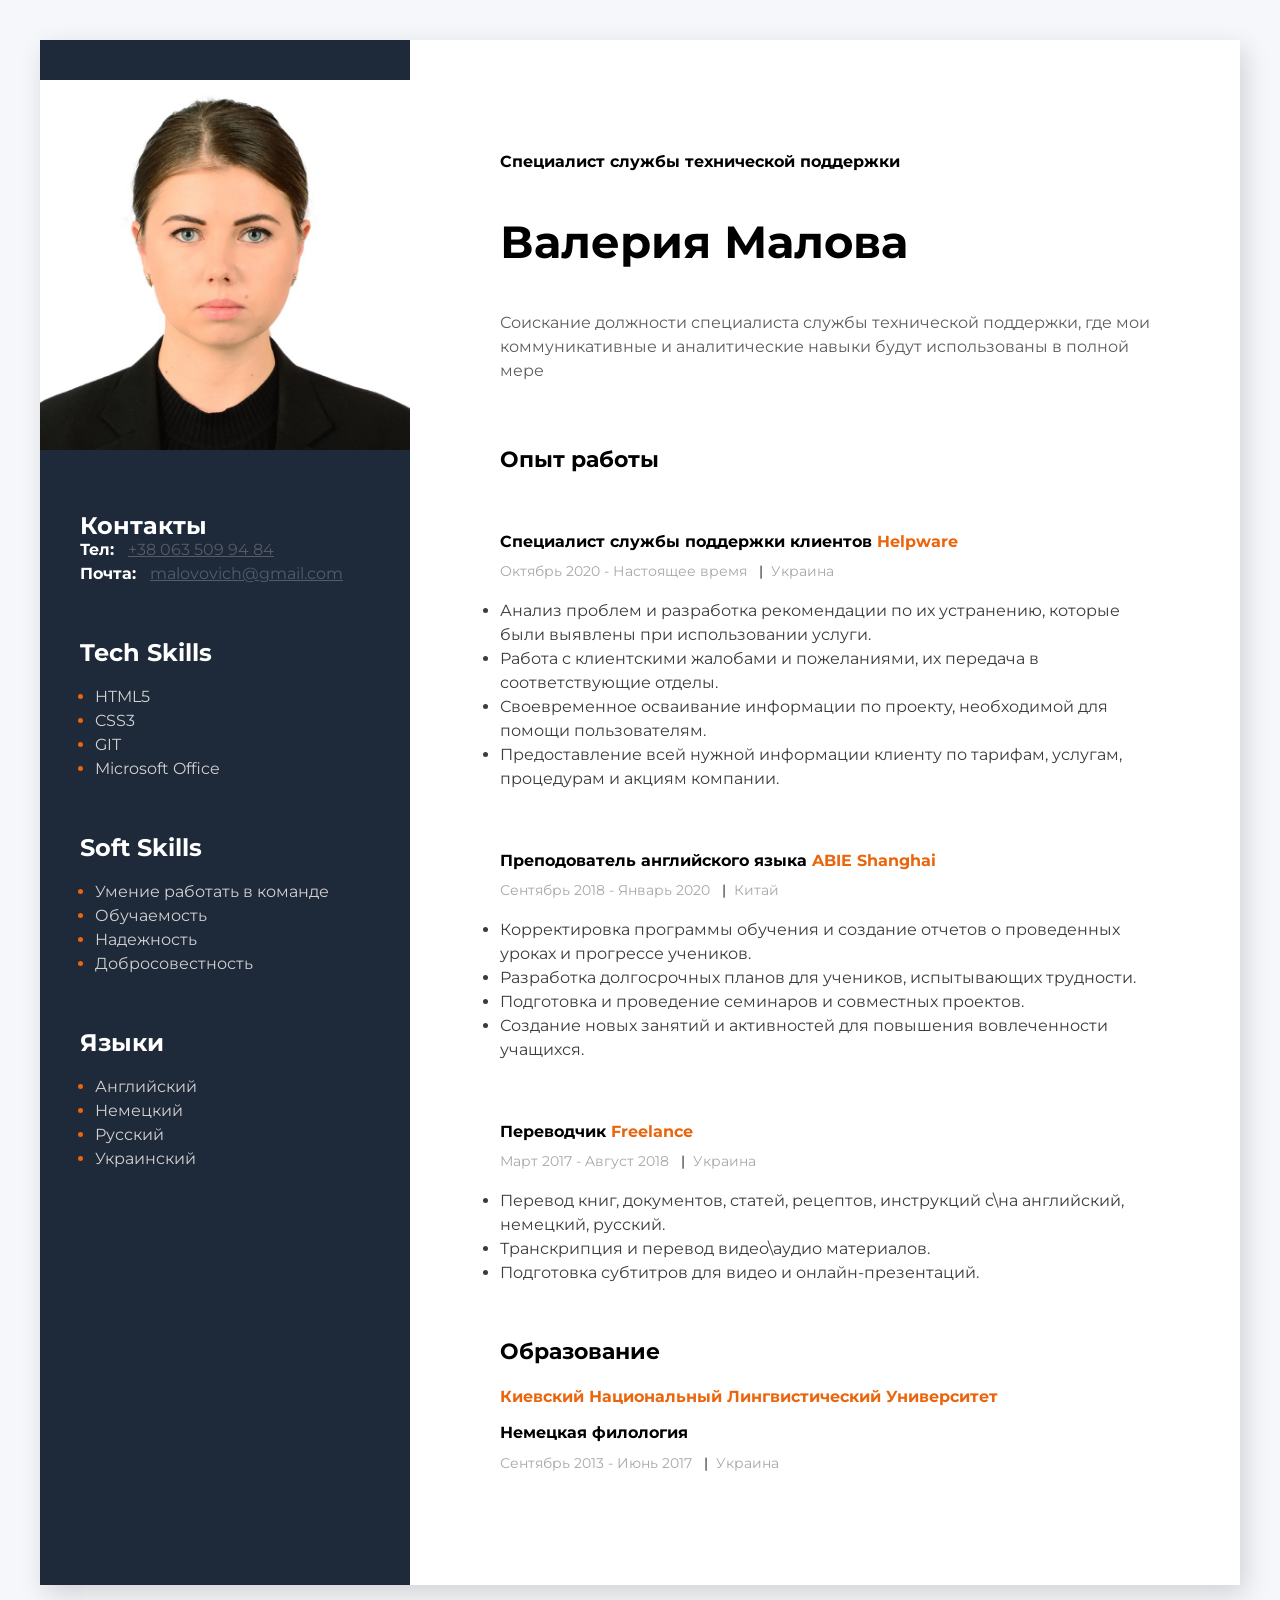
<file: index.html>
<!DOCTYPE html>
<html lang="en">
  <head>
    <meta charset="UTF-8" />
    <meta name="viewport" content="width=device-width, initial-scale=1.0" />
    <title>My resume</title>
    <link rel="stylesheet" href="style.css" />
    <link
      href="https://fonts.googleapis.com/css2?family=Montserrat:wght@400;700&display=swap"
      rel="stylesheet"
    />
  </head>

  <body>
    <!-- main conainer -->
    <div class="wrapper">
      <aside class="sidebar">
        <div class="main-container">
          <img class="my-photo" src="picture.jpg" alt="My photo" />

          <!-- My contacts -->

          <div class="contacts-container">
            <h3 class="contacts-title">Контакты</h3>

            <div>
              <span class="contacts-link-type">Тел:</span>
              <a class="contacts-link" href="tel:380635099484"
                >+38 063 509 94 84</a
              >
            </div>
            <div>
              <span class="contacts-link-type">Почта:</span>
              <a class="contacts-link" href="mailto:malovovich@gmail.com"
                >malovovich@gmail.com</a
              >
            </div>
          </div>

          <!-- Tech Skills container-->

          <div class="tech-skills-container">
            <h3 class="tech-skills-title">Tech Skills</h3>

            <ul>
              <li class="tech-skill-item">
                <span class="tech-skills-text">HTML5</span>
              </li>
              <li class="tech-skill-item">
                <span class="tech-skills-text">CSS3</span>
              </li>
              <li class="tech-skill-item">
                <span class="tech-skills-text">GIT</span>
              </li>
              <li class="tech-skill-item">
                <span class="tech-skills-text">Microsoft Office</span>
              </li>
            </ul>
          </div>

          <!-- Soft skills container -->

          <div class="soft-skills-container">
            <h3 class="soft-skills-title">Soft Skills</h3>

            <ul>
              <li class="soft-skills-item">
                <span class="soft-skills-text">Умение работать в команде</span>
              </li>
              <li class="soft-skills-item">
                <span class="soft-skills-text">Обучаемость</span>
              </li>
              <li class="soft-skills-item">
                <span class="soft-skills-text">Надежность</span>
              </li>
              <li class="soft-skills-item">
                <span class="soft-skills-text">Добросовестность</span>
              </li>
            </ul>
          </div>

          <div class="soft-skills-container">
            <h3 class="soft-skills-title">Языки</h3>

            <ul>
              <li class="soft-skills-item">
                <span class="soft-skills-text">Английский</span>
              </li>
              <li class="soft-skills-item">
                <span class="soft-skills-text">Немецкий</span>
              </li>
              <li class="soft-skills-item">
                <span class="soft-skills-text">Русский</span>
              </li>
              <li class="soft-skills-item">
                <span class="soft-skills-text">Украинский</span>
              </li>
            </ul>
          </div>
        </div>
      </aside>

      <!-- about me container -->
      <div class="about-me-container">
        <!-- about me main info -->

        <div class="main-info-conainer">
          <h2 class="profession">Специалист службы технической поддержки</h2>
          <h1 class="name">Валерия Малова</h1>

          <p class="description">
            Соискание должности специалиста службы технической поддержки, где
            мои коммуникативные и аналитические навыки будут использованы в
            полной мере
          </p>
        </div>

        <!-- project container -->

        <!-- <div class="projects-container">
          <h3 class="about-me-title">Projects</h3>

          <ol>
            <li class="projects-item">
              <a class="projects-link" href="https://lovecamp.allinsol.com/"
                >https://lovecamp.allinsol.com/</a
              >
              <span class="dots">.....................</span>
              <span
                ><b>[</b> <span class="tech-name">HTML5, CSS3</span>
                <b>]</b></span
              >
            </li>
            <li class="projects-item">
              <a class="projects-link" href="https://cryptohub.goit.ua/"
                >https://cryptohub.goit.ua/</a
              >
              <span class="dots">..............................</span>
              <span
                ><b>[</b> <span class="tech-name">JavaScript</span>
                <b>]</b></span
              >
            </li>
            <li class="projects-item">
              <a class="projects-link" href="https://kidslike.goit.co.ua/"
                >https://kidslike.goit.co.ua/</a
              >
              <span class="dots">..............................</span>
              <span
                ><b>[</b> <span class="tech-name">React.js, Node.js</span>
                <b>]</b></span
              >
            </li>
          </ol>
        </div> -->
        <!-- work experience -->
        <div>
          <h3 class="about-me-title">Опыт работы</h3>

          <!-- company #1 -->
          <div>
            <h4 class="profession-title">
              Специалист службы поддержки клиентов
              <span class="profession-company">Helpware</span>
            </h4>
            <span class="profession-time"
              >Октябрь 2020 - Настоящее время
              <span class="profession-divider">|</span>Украина</span
            >

            <ul class="profession-duties">
              <li class="profession-duties-item">
                Анализ проблем и разработка рекомендации по их устранению, которые были выявлены при использовании услуги.
              </li>
              <li class="profession-duties-item">
                Работа с клиентскими жалобами и пожеланиями, их передача в соответствующие отделы.
              </li>
              <li class="profession-duties-item">
                Своевременное осваивание информации по проекту, необходимой для помощи пользователям.
              </li>
              <li class="profession-duties-item-last">
                Предоставление всей нужной информации клиенту по тарифам, услугам, процедурам и акциям компании.
              </li>
            </ul>
          </div>

          <!-- company #2 -->
          <div>
            <h4 class="profession-title">
              Преподователь английского языка
              <span class="profession-company">ABIE Shanghai</span>
            </h4>
            <span class="profession-time">Сентябрь 2018 - Январь 2020
              <span class="profession-divider">|</span>Китай</span>
          
            <ul class="profession-duties">
              <li class="profession-duties-item">
                Корректировка программы обучения и создание отчетов о
                проведенных уроках и прогрессе учеников.
              </li>
              <li class="profession-duties-item">
                Разработка долгосрочных планов для учеников, испытывающих
                трудности.
              </li>
              <li class="profession-duties-item">
                Подготовка и проведение семинаров и совместных проектов.
              </li>
              <li class="profession-duties-item-last">
                Создание новых занятий и активностей для повышения вовлеченности
                учащихся.
              </li>
            </ul>
          </div>

          <!-- company #3 -->
          <div>
            <h4 class="profession-title">
              Переводчик <span class="profession-company">Freelance</span>
            </h4>
            <span class="profession-time">Март 2017 - Aвгуст 2018
              <span class="profession-divider">|</span>Украина</span>
          
            <ul class="profession-duties">
              <li class="profession-duties-item">
                Перевод книг, документов, статей, рецептов, инструкций с\на
                английский, немецкий, русский.
              </li>
              <li class="profession-duties-item">
                Транскрипция и перевод видео\аудио материалов.
              </li>
              <li class="profession-duties-item-last">
                Подготовка субтитров для видео и онлайн-презентаций.
              </li>
            </ul>
          </div>

        <div>
          <h3 class="about-me-title">Образование</h3>
          <p class="university">
            Киевский Национальный Лингвистический Университет
          </p>
          <p class="study-field">Немецкая филология</p>
          <span class="study-time"
            >Сентябрь 2013 - Июнь 2017
            <span class="study-divider">|</span>Украина</span
          >
        </div>
      </div>
    </div>
  </body>
</html>
</file>
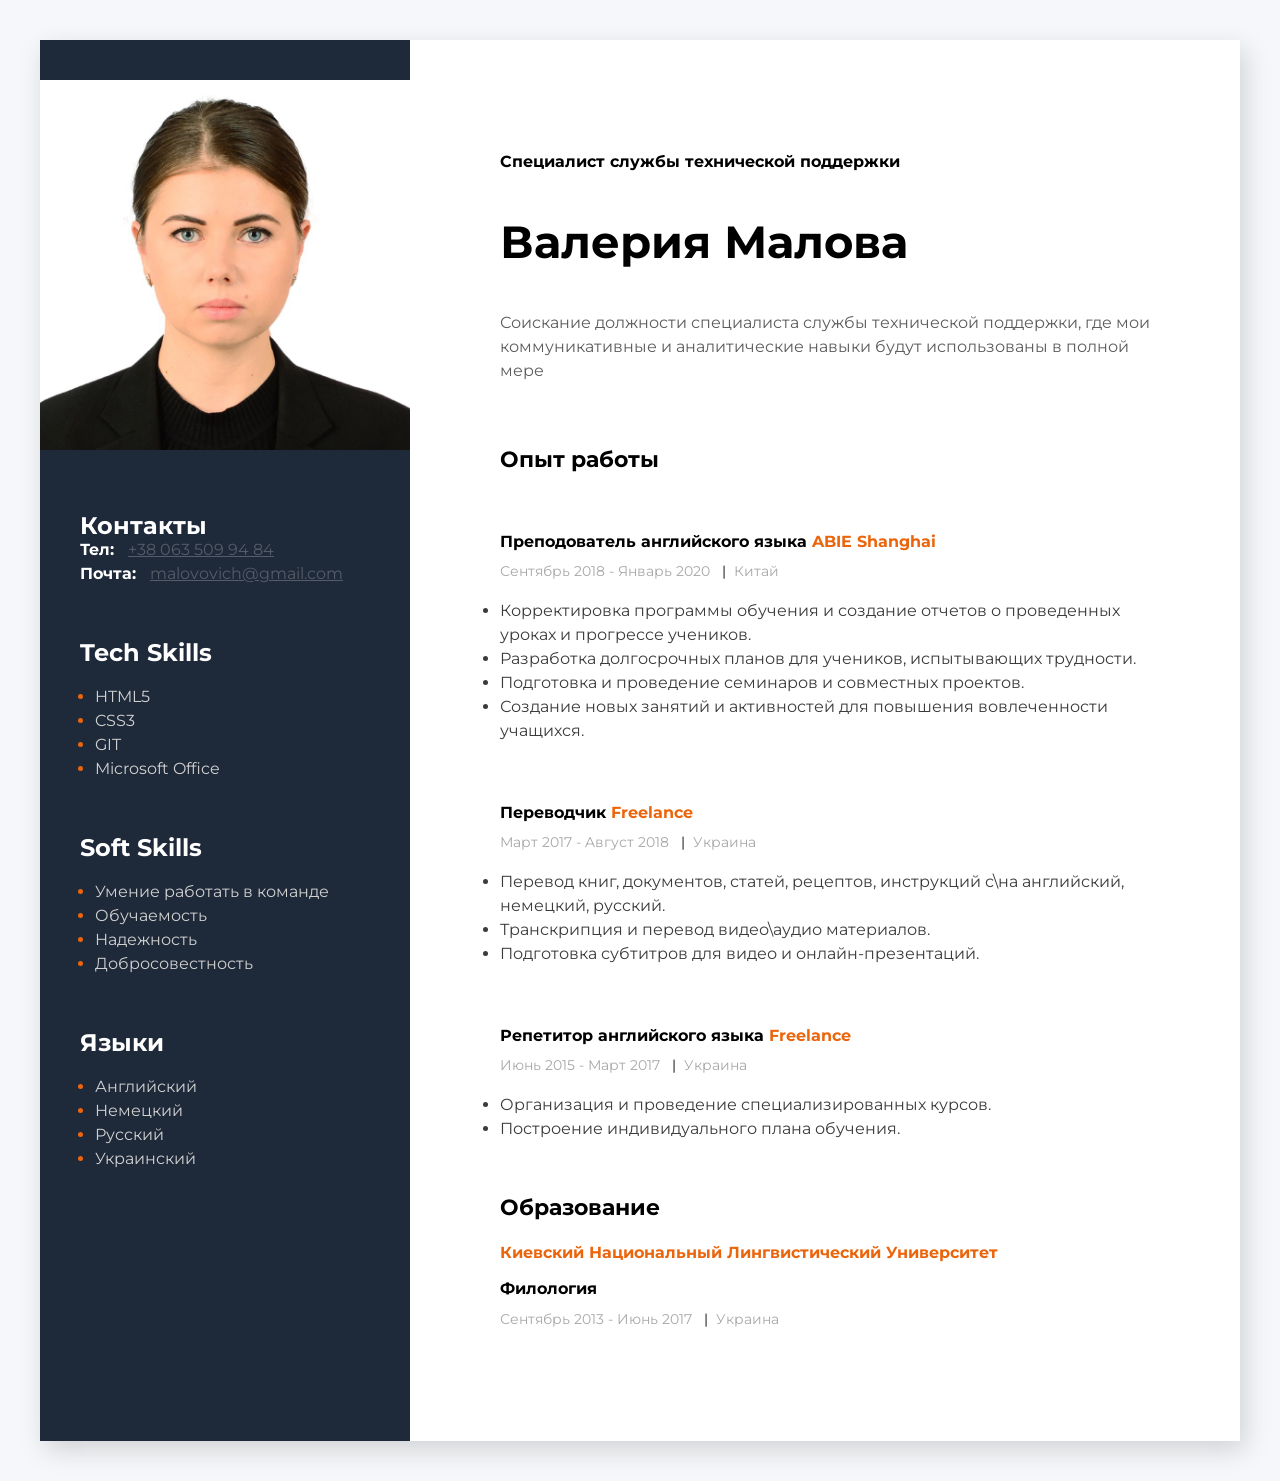
<file: index-rus.html>
<!DOCTYPE html>
<html lang="en">
  <head>
    <meta charset="UTF-8" />
    <meta name="viewport" content="width=device-width, initial-scale=1.0" />
    <title>My resume</title>
    <link rel="stylesheet" href="style.css" />
    <link
      href="https://fonts.googleapis.com/css2?family=Montserrat:wght@400;700&display=swap"
      rel="stylesheet"
    />
  </head>

  <body>
    <!-- main conainer -->
    <div class="wrapper">
      <aside class="sidebar">
        <div class="main-container">
          <img class="my-photo" src="picture.jpg" alt="My photo" />

          <!-- My contacts -->

          <div class="contacts-container">
            <h3 class="contacts-title">Контакты</h3>

            <div>
              <span class="contacts-link-type">Тел:</span>
              <a class="contacts-link" href="tel:380635099484"
                >+38 063 509 94 84</a
              >
            </div>
            <div>
              <span class="contacts-link-type">Почта:</span>
              <a class="contacts-link" href="mailto:malovovich@gmail.com"
                >malovovich@gmail.com</a
              >
            </div>
          </div>

          <!-- Tech Skills container-->

          <div class="tech-skills-container">
            <h3 class="tech-skills-title">Tech Skills</h3>

            <ul>
              <li class="tech-skill-item">
                <span class="tech-skills-text">HTML5</span>
              </li>
              <li class="tech-skill-item">
                <span class="tech-skills-text">CSS3</span>
              </li>
              <li class="tech-skill-item">
                <span class="tech-skills-text">GIT</span>
              </li>
              <li class="tech-skill-item">
                <span class="tech-skills-text">Microsoft Office</span>
              </li>
            </ul>
          </div>

          <!-- Soft skills container -->

          <div class="soft-skills-container">
            <h3 class="soft-skills-title">Soft Skills</h3>

            <ul>
              <li class="soft-skills-item">
                <span class="soft-skills-text">Умение работать в команде</span>
              </li>
              <li class="soft-skills-item">
                <span class="soft-skills-text">Обучаемость</span>
              </li>
              <li class="soft-skills-item">
                <span class="soft-skills-text">Надежность</span>
              </li>
              <li class="soft-skills-item">
                <span class="soft-skills-text">Добросовестность</span>
              </li>
            </ul>
          </div>

          <div class="soft-skills-container">
            <h3 class="soft-skills-title">Языки</h3>

            <ul>
              <li class="soft-skills-item">
                <span class="soft-skills-text">Английский</span>
              </li>
              <li class="soft-skills-item">
                <span class="soft-skills-text">Немецкий</span>
              </li>
              <li class="soft-skills-item">
                <span class="soft-skills-text">Русский</span>
              </li>
              <li class="soft-skills-item">
                <span class="soft-skills-text">Украинский</span>
              </li>
            </ul>
          </div>
        </div>
      </aside>

      <!-- about me container -->
      <div class="about-me-container">
        <!-- about me main info -->

        <div class="main-info-conainer">
          <h2 class="profession">Специалист службы технической поддержки</h2>
          <h1 class="name">Валерия Малова</h1>

          <p class="description">
            Соискание должности специалиста службы технической поддержки, где
            мои коммуникативные и аналитические навыки будут использованы в
            полной мере
          </p>
        </div>

        <!-- project container -->

        <!-- <div class="projects-container">
          <h3 class="about-me-title">Projects</h3>

          <ol>
            <li class="projects-item">
              <a class="projects-link" href="https://lovecamp.allinsol.com/"
                >https://lovecamp.allinsol.com/</a
              >
              <span class="dots">.....................</span>
              <span
                ><b>[</b> <span class="tech-name">HTML5, CSS3</span>
                <b>]</b></span
              >
            </li>
            <li class="projects-item">
              <a class="projects-link" href="https://cryptohub.goit.ua/"
                >https://cryptohub.goit.ua/</a
              >
              <span class="dots">..............................</span>
              <span
                ><b>[</b> <span class="tech-name">JavaScript</span>
                <b>]</b></span
              >
            </li>
            <li class="projects-item">
              <a class="projects-link" href="https://kidslike.goit.co.ua/"
                >https://kidslike.goit.co.ua/</a
              >
              <span class="dots">..............................</span>
              <span
                ><b>[</b> <span class="tech-name">React.js, Node.js</span>
                <b>]</b></span
              >
            </li>
          </ol>
        </div> -->
        <!-- work experience -->
        <div>
          <h3 class="about-me-title">Опыт работы</h3>

          <!-- company #1 -->
          <div>
            <h4 class="profession-title">
              Преподователь английского языка
              <span class="profession-company">ABIE Shanghai</span>
            </h4>
            <span class="profession-time"
              >Сентябрь 2018 - Январь 2020
              <span class="profession-divider">|</span>Китай</span
            >

            <ul class="profession-duties">
              <li class="profession-duties-item">
                Корректировка программы обучения и создание отчетов о
                проведенных уроках и прогрессе учеников.
              </li>
              <li class="profession-duties-item">
                Разработка долгосрочных планов для учеников, испытывающих
                трудности.
              </li>
              <li class="profession-duties-item">
                Подготовка и проведение семинаров и совместных проектов.
              </li>
              <li class="profession-duties-item-last">
                Создание новых занятий и активностей для повышения вовлеченности
                учащихся.
              </li>
            </ul>
          </div>

          <!-- company #2 -->
          <div>
            <h4 class="profession-title">
              Переводчик <span class="profession-company">Freelance</span>
            </h4>
            <span class="profession-time"
              >Март 2017 - Aвгуст 2018
              <span class="profession-divider">|</span>Украина</span
            >

            <ul class="profession-duties">
              <li class="profession-duties-item">
                Перевод книг, документов, статей, рецептов, инструкций с\на
                английский, немецкий, русский.
              </li>
              <li class="profession-duties-item">
                Транскрипция и перевод видео\аудио материалов.
              </li>
              <li class="profession-duties-item-last">
                Подготовка субтитров для видео и онлайн-презентаций.
              </li>
            </ul>
          </div>

          <!-- company #3 -->
          <div>
            <h4 class="profession-title">
              Репетитор английского языка
              <span class="profession-company">Freelance</span>
            </h4>
            <span class="profession-time"
              >Июнь 2015 - Март 2017
              <span class="profession-divider">|</span>Украина</span
            >

            <ul class="profession-duties">
              <li class="profession-duties-item">
                Организация и проведение специализированных курсов.
              </li>
              <li class="profession-duties-item">
                Построение индивидуального плана обучения.
              </li>
            </ul>
          </div>
        </div>

        <div>
          <h3 class="about-me-title">Образование</h3>
          <p class="university">
            Киевский Национальный Лингвистический Университет
          </p>
          <p class="study-field">Филология</p>
          <span class="study-time"
            >Сентябрь 2013 - Июнь 2017
            <span class="study-divider">|</span>Украина</span
          >
        </div>
      </div>
    </div>
  </body>
</html>
</file>
<file: style.css>
* {
    padding: 0px;
    margin: 0px;
    box-sizing: border-box;
}

body{
    font-family: 'Montserrat', sans-serif;
    background: #f5f7fa;
    padding: 40px 20px;
}

.wrapper {
    background: white;
    display: flex;
    max-width: 1200px;
    box-shadow: 5px 9px 25px rgba(0, 0, 0, 0.15);
    margin: 0 auto;            /* ЧТОБЫ ОТЦЕНТРИРОВАТЬ КОНТЕНТ */
}

.sidebar {
    background: #1e2939;
    width: 370px;
    padding: 40px 0px 40px 0px
}

.my-photo {
    width: 370px;
}

.about-me-container {
    margin: 110px 90px
}

.contacts-container {
    margin: 60px 40px 0px 40px;
}

.contacts-title {
    font-size: 24px;
    font-weight: 700;
    line-height: 24px;
    color: white;
}

.contacts-link {
    font-size: 16px;
    font-weight: 400;
    line-height: 24px;
    color: #555c67;
}

.contacts-link-type {
    color: white;
    font-size: 16px;
    font-weight: 700;
    line-height: 24px;
    margin-right: 10px;
}

.tech-skills-title {
    font-size: 24px;
    font-weight: 700;
    line-height: 24px;
    color: white;
    margin-bottom: 20px;
}

.tech-skills-container {
    margin: 55px 40px 0px 40px;
}

.tech-skill-item {
    font-size: 16px;
    font-weight: 400;
    line-height: 24px;
    margin-left: 15px;
    color: #eb650c;
} 

.tech-skills-text {
    color: rgb(209, 209, 209);
}

.soft-skills-title {
    font-size: 24px;
    font-weight: 700;
    line-height: 24px;
    color: white;
    margin: 52px 0px 20px 0px;
}

.soft-skills-container {
    margin: 55px 40px 0px 40px;
}

.soft-skills-item {
    font-size: 16px;
    font-weight: 400;
    line-height: 24px;
    margin-left: 15px;
    color: #eb650c;
} 

.soft-skills-text {
    color: rgb(209, 209, 209);
}

.profession {
    font-size: 16px;
    font-weight: 700;
    line-height: 24px;
    margin-bottom: 23px;
} 

.name {
    font-size: 45px;
    font-weight: 700;
    line-height: 89px;
}

.description {
    font-size: 16px;
    font-weight: 400;
    line-height: 24px;
    margin-top: 25px;
    color: #5c5c5c
}

.main-info-conainer {
    margin-bottom: 65px;
}

.about-me-title {
    font-size: 22px;
    font-weight: 700;
    line-height: 24px;
    margin-bottom: 10px;
    margin-top: 55px;
}


.projects-link {
    color: #5c5c5c;
    font-size: 16px;
    font-weight: 400;
    line-height: 24px;
}

.tech-name {
    font-size: 16px;
    font-weight: 400;
    line-height: 24px;
    color: #5c5c5c;
}

.dots {
    color: #bebebe;
    font-weight: 100;
}

.projects-item {
    font-weight: 700;
    margin-left: 17px;
}

.projects-container {
    margin-bottom: 55px;
}

.profession-title {
    font-size: 16px;
    font-weight: 700;
    line-height: 24px;
    margin: 58px 0px 5px 0px;
}

.profession-company {
    color: #eb650c;
}

.profession-time {
    color: #a8a8a8;
    font-size: 14px;
    font-weight: 400;
    line-height: 24px;
}

.profession-divider {
    color: black;
    margin: 0px 8px;
}

.profession-duties {
    margin-top: 16px;
}

.profession-duties-item  {
    color: #3b3b3b;
    font-size: 16px;
    font-weight: 400;
    line-height: 24px;
} 

.profession-duties-item-last {
    color: #3b3b3b;
    font-size: 16px;
    font-weight: 400;
    line-height: 24px;
    margin-bottom: 30px;
}

.university {
    font-size: 16px;
    font-weight: 700;
    line-height: 24px;
    color: #eb650c;
    margin: 21px 0px 12px 0px;
} 

.study-field {
    font-size: 16px;
    font-weight: 700;
    line-height: 24px;
    margin-bottom: 6px;
}

.study-time {
    color: #a8a8a8;
    font-size: 14px;
    font-weight: 400;
    line-height: 24px;
}

.study-divider {
    color: black;
    margin: 0px 8px;
}
</file>
